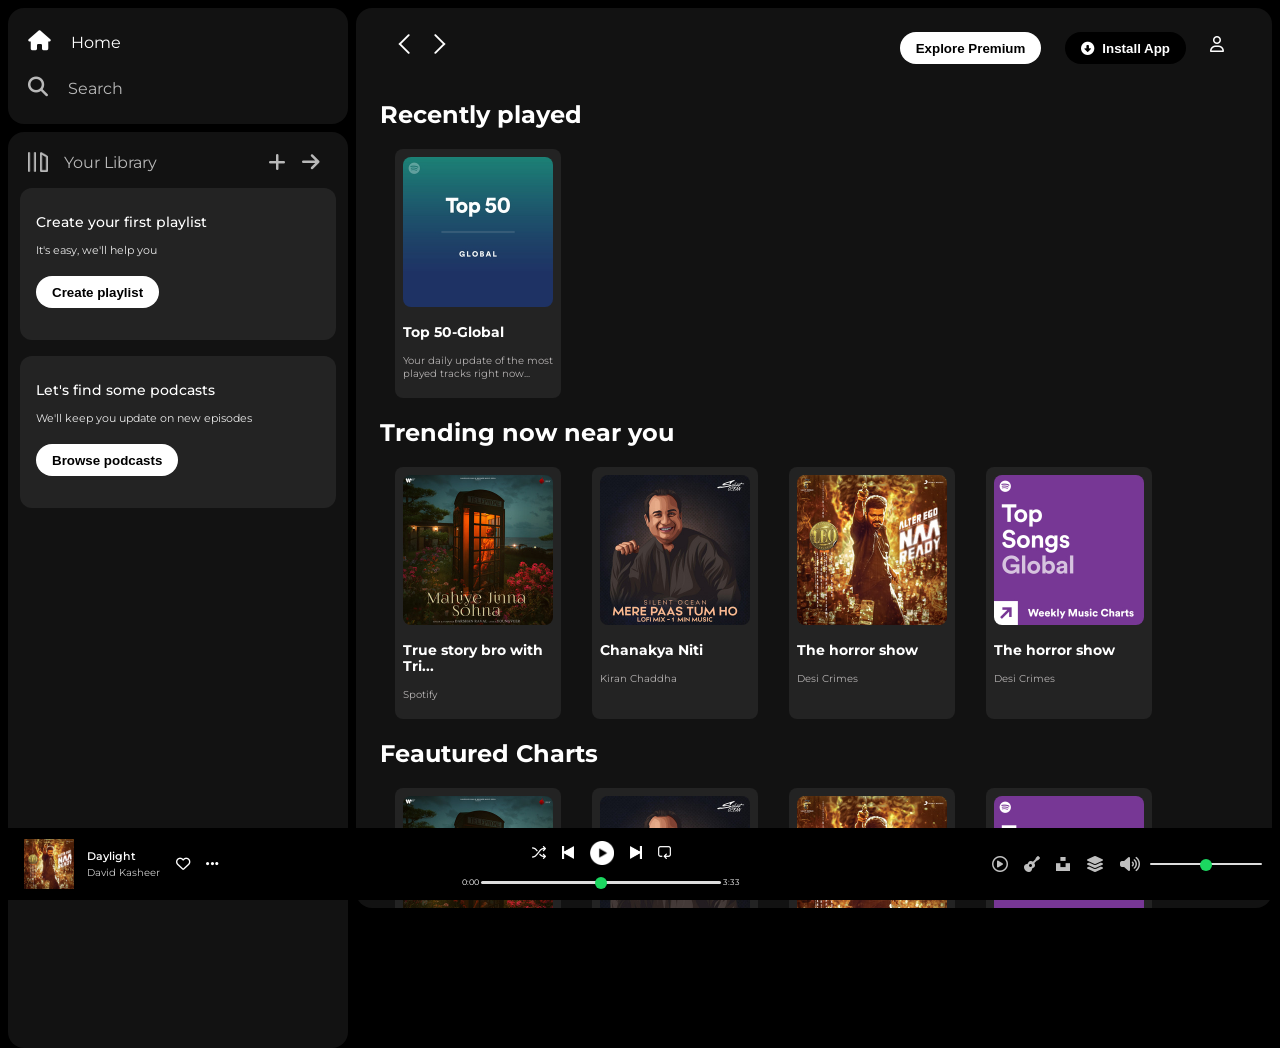
<file: index.html>
<!DOCTYPE html>
<html lang="en">
<head>
   <meta charset="UTF-8">
   <meta name="viewport" content="width=device-width, initial-scale=1.0">
   <meta http-equiv="X-UA-Compatible" content="ie=edge">
   <title>Spotify</title>
   <link rel="preconnect" href="https://fonts.googleapis.com">
<link rel="preconnect" href="https://fonts.gstatic.com" crossorigin>
<link href="https://fonts.googleapis.com/css2?family=Montserrat:ital,wght@0,100..900;1,100..900&family=Roboto:ital,wght@0,100..900;1,100..900&display=swap" rel="stylesheet">
   <link rel="icon" href="assets/logo.png">
   <link rel="stylesheet" href="styles.css"> 
   <link
      rel="stylesheet"
      href="https://cdnjs.cloudflare.com/ajax/libs/font-awesome/6.4.0/css/all.min.css"
    />
   <link rel="icon" href="favicon.ico" type="image/x-icon"> 
</head>
<body>
    <div class="main">
        <div class="sidebar">
            <div class="nav">
                <div class="nav-option" style="opacity:1;" >
                    <i class="fa-solid fa-house"></i>
                    <a  href="#">Home</a>
                </div>
                <div class="nav-option">
                    <i class="fa-solid fa-magnifying-glass"></i>
                    <a href="#">Search</a>
                </div>
            </div>

            <div class="library">
                <div class="options">
                    <div class="lib-options">
                       <img src="assets/library_icon.png" alt="">
                       <a href="#">Your Library</a>  </div>
                    <div class="icons">
                            <i class="fa-solid fa-plus"></i>
                        
                             <i class="fa-solid fa-arrow-right"></i>
                    </div>  
                </div>

                <div class="lib-box">
                    <div class="box">
                        <p class="p1">Create your first playlist </p>
                        <p class="p2">It's easy, we'll help you </p>
                        <button class="badge">Create playlist </button>
                    </div>

                    <div class="box">
                        <p class="p1">Let's find some podcasts </p>
                        <p class="p2">We'll keep you update on new episodes</p>
                        <button class="badge">Browse podcasts </button>
                    </div>

                </div>
            </div>
        </div>
        
        <div class="main-content">
            <div class="sticky">
                <div class="stickynav-icons">
                    <div class="tooltip">
                        <img src="assets/backward_icon.png" alt="">
                        <div class="up">Backward</div>
                    </div>
                    <div class="tooltip">
                        <img class="hide" src="assets/forward_icon.png" alt="">
                        <div class="up">Forward</div>
                    </div> 
                </div>
                <div class="stickynav-options">
                    <button class="badge hide ">Explore Premium </button>
                <button class="badge darkbadge">
                    <i class="fa-solid fa-circle-down"></i>Install App </button>        
                <div class="tooltip">
                        <i class="fa-regular fa-user"></i> 
                        <div class="up">Profile</div>
                    </div>
                </div>   
            </div>

               <h2>Recently played</h2>
            
                <div class="card">
                 <i class="fa-regular fa-heart"></i>   
            <div style="opacity:1;"  class="thumbnail"> <img class="image" src="assets/card1img.jpeg" alt=""></div>
            <div  style="opacity:1;"class="info">
                <div class="heading">
                    <p>Top 50-Global</p></div>
                <div class="detail">
                    <p>Your daily update of the most played tracks right now...</p> </div>
            </div>
        </div>

<h2>Trending now near you</h2>

<div class="container">
    <div class="card">
        <i class="fa-regular fa-heart"></i> 
            <div class="thumbnail"> <img class="image" src="assets/card2img.jpeg" alt="">
            </div>
            <div class="info">
                <div class="heading">
                        <p>True story bro with Tri...</p>
                </div>
                <div class="detail">
                        <p>Spotify</p>
                </div>
            </div>
        </div>

    <!-- third -->
       <div class="card">
        <i class="fa-regular fa-heart"></i> 
            <div class="thumbnail"><img class="image" src="assets/card3img.jpeg" alt=""></div>
            <div class="info">
                <div class="heading">
                        <p>Chanakya Niti</p>
                </div>
                <div class="detail">
                        <p>Kiran Chaddha</p>
                </div>
            </div>
        </div>
        
       <!-- fourth -->
       
       <div class="card">
        <i class="fa-regular fa-heart"></i> 
            <div class="thumbnail">

                    <img class="image" src="assets/card4img.jpeg" alt="">

            </div>
            <div class="info">
                <div class="heading">
<p>The horror show</p>
                </div>
                <div class="detail">
<p>Desi Crimes</p>
                </div>
            </div>

            
        </div>
        <div class="card">
            <i class="fa-regular fa-heart"></i> 
            <div class="thumbnail">
                    <img class="image" src="assets/card5img.jpeg" alt="">
            </div>
            <div class="info">
                <div class="heading">
<p>The horror show</p>
                </div>
                <div class="detail">
<p>Desi Crimes</p>
                </div>
            </div>          
</div>
</div>
<h2>Feautured Charts</h2>
<div class="container">
    <div class="card">
            <div class="thumbnail"> <img class="image" src="assets/card2img.jpeg" alt="">
            </div>
            <div class="info">
                <div class="heading">
                        <p>True story bro with Tri...</p>
                </div>
                <div class="detail">
                        <p>Spotify</p>
                </div>
            </div>
        </div>

    <!-- third -->
       <div class="card">
            <div class="thumbnail"><img class="image" src="assets/card3img.jpeg" alt=""></div>
            <div class="info">
                <div class="heading">
                        <p>Chanakya Niti</p>
                </div>
                <div class="detail">
                        <p>Kiran Chaddha</p>
                </div>
            </div>
        </div>
        
       <!-- fourth -->
       
       <div class="card">
            <div class="thumbnail">

                    <img class="image" src="assets/card4img.jpeg" alt="">

            </div>
            <div class="info">
                <div class="heading">
<p>The horror show</p>
                </div>
                <div class="detail">
<p>Desi Crimes</p>
                </div>
            </div>

            
        </div>
        <div class="card">
            <div class="thumbnail">

                    <img class="image" src="assets/card5img.jpeg" alt="">

            </div>
            <div class="info">
                <div class="heading">
<p>The horror show</p>
                </div>
                <div class="detail">
<p>Desi Crimes</p>
                </div>
            </div>          
</div></div>
<!-- line -->
<div class="footer">
    <div class="line"></div>
</div>
        </div>

        <div class="player">
            <div class="left">
                <img src="assets/card4img.jpeg" alt="">
                <div class="name">
                <P class="p3">Daylight</P>
                <p class="p4">David Kasheer</p></div>
                <div class="tooltip">
                    <i class="fa-regular fa-heart"></i>
                    <div class="down">Like</div>
                </div>
                <div class="tooltip">
                    <i class="fa-solid fa-ellipsis"></i>
                    <div class="down">More</div>
                </div>
            </div>
            <div class="middle">
                <div class="above">
                    <div class="tooltip">
                        <img src="assets/player_icon1.png" alt="">
                        <div class="down">Shuffle</div>
                    </div>
                    <div class="tooltip">
                        <img src="assets/player_icon2.png" alt="">
                        <div class="down">Previous</div>
                    </div>
                    <div class="tooltip" >
                        <img style="height: 1.5rem;" src="assets/player_icon3.png" alt="">
                        <div class="down" style="top:-2.6rem;">Play</div>
                    </div>
                    <div class="tooltip">
                        <img src="assets/player_icon4.png" alt="">
                        <div class="down">Next</div>
                    </div>
                    <div class="tooltip">
                        <img src="assets/player_icon5.png" alt="">
                        <div class="down">Repeat</div>
                    </div>
                </div>
                <div class="below">
                    <span style="font-size: 0.5rem;">0:00</span>
                    <input class="progress" step= "1" type="range">
                    <span style="font-size: 0.5rem;">3:33</span>
                </div>
                
            </div>
            <div class="right">
                <div class="tooltip">
                   <i class="fa-regular fa-circle-play"></i>
                    <div class="down">Your Side</div>
                </div>
                <div class="tooltip">
                    <i class="fa-solid fa-guitar"></i>
                    <div class="down">Playlist</div>
                </div>
                 <div class="tooltip">            
                     <i class="fa-brands fa-unsplash"></i>
                    <div class="down">Save</div>
                </div>   
                <div class="tooltip">
                    <i class="fa-solid fa-layer-group"></i>
                    <div class="down">Library</div>
                </div>    
                        
   <div class="tooltip">
    <i class="fa-solid fa-volume-high"></i>
    <div class="down">Volume</div>
   </div>                    

                        <input class="progress" style="width:7rem;" type="range">
                
            </div>       
    </div>
 </div>   
</body>
</html>
</file>
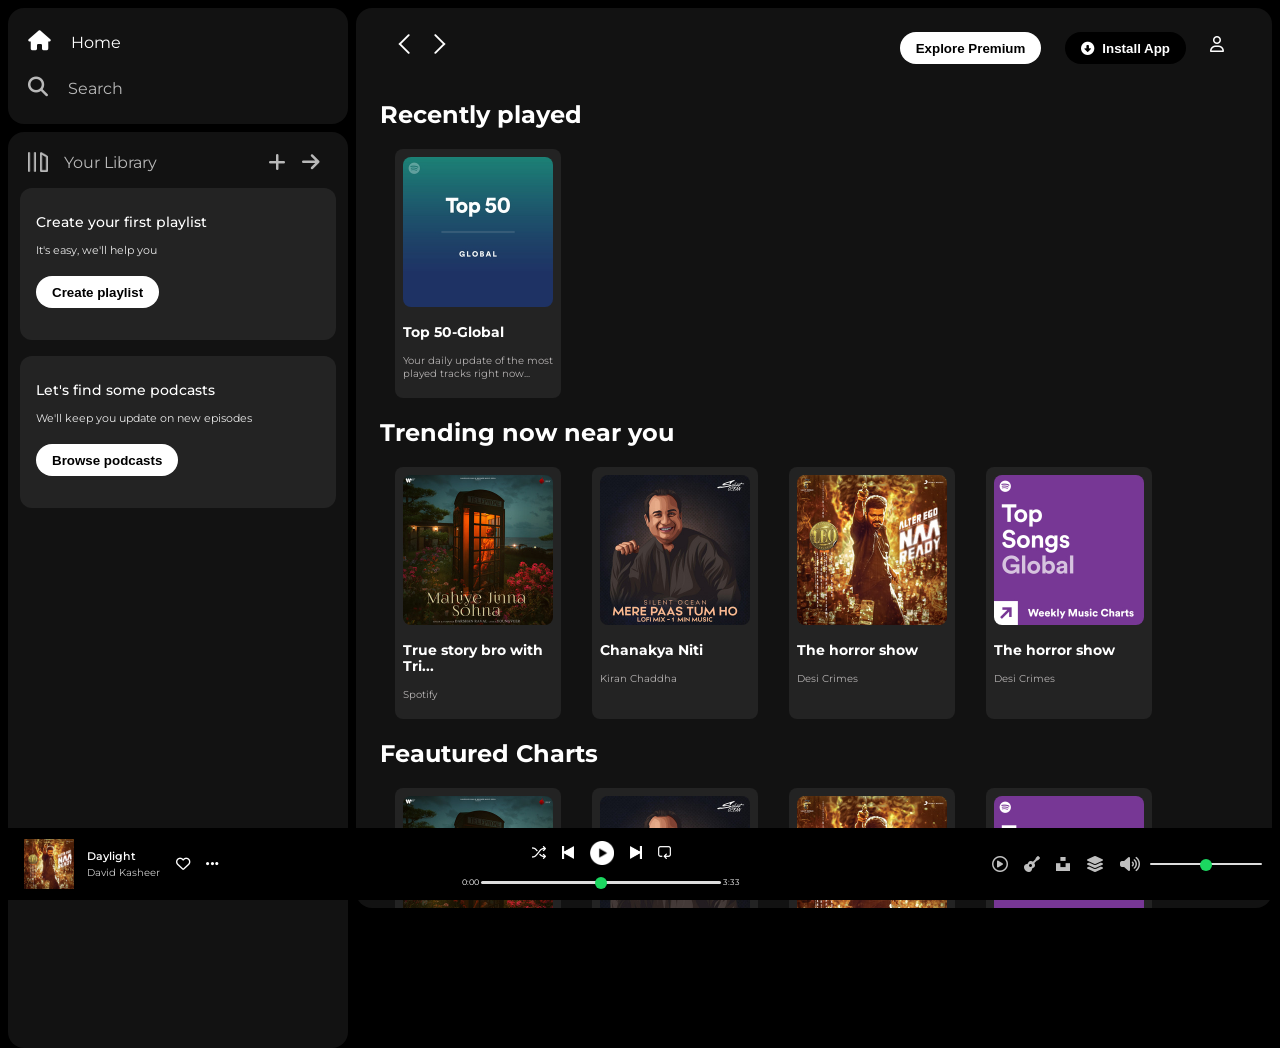
<file: main.html>
<!DOCTYPE html>
<html lang="en">
<head>
   <meta charset="UTF-8">
   <meta name="viewport" content="width=device-width, initial-scale=1.0">
   <meta http-equiv="X-UA-Compatible" content="ie=edge">
   <title>Spotify</title>
   <link rel="preconnect" href="https://fonts.googleapis.com">
<link rel="preconnect" href="https://fonts.gstatic.com" crossorigin>
<link href="https://fonts.googleapis.com/css2?family=Montserrat:ital,wght@0,100..900;1,100..900&family=Roboto:ital,wght@0,100..900;1,100..900&display=swap" rel="stylesheet">
   <link rel="icon" href="assets/logo.png">
   <link rel="stylesheet" href="styles.css"> 
   <link
      rel="stylesheet"
      href="https://cdnjs.cloudflare.com/ajax/libs/font-awesome/6.4.0/css/all.min.css"
    />
   <link rel="icon" href="favicon.ico" type="image/x-icon"> 
</head>
<body>
    <div class="main">
        <div class="sidebar">
            <div class="nav">
                <div class="nav-option" style="opacity:1;" >
                    <i class="fa-solid fa-house"></i>
                    <a  href="#">Home</a>
                </div>
                <div class="nav-option">
                    <i class="fa-solid fa-magnifying-glass"></i>
                    <a href="#">Search</a>
                </div>
            </div>

            <div class="library">
                <div class="options">
                    <div class="lib-options">
                       <img src="assets/library_icon.png" alt="">
                       <a href="#">Your Library</a>  </div>
                    <div class="icons">
                            <i class="fa-solid fa-plus"></i>
                        
                             <i class="fa-solid fa-arrow-right"></i>
                    </div>  
                </div>

                <div class="lib-box">
                    <div class="box">
                        <p class="p1">Create your first playlist </p>
                        <p class="p2">It's easy, we'll help you </p>
                        <button class="badge">Create playlist </button>
                    </div>

                    <div class="box">
                        <p class="p1">Let's find some podcasts </p>
                        <p class="p2">We'll keep you update on new episodes</p>
                        <button class="badge">Browse podcasts </button>
                    </div>

                </div>
            </div>
        </div>
        
        <div class="main-content">
            <div class="sticky">
                <div class="stickynav-icons">
                    <div class="tooltip">
                        <img src="assets/backward_icon.png" alt="">
                        <div class="up">Backward</div>
                    </div>
                    <div class="tooltip">
                        <img class="hide" src="assets/forward_icon.png" alt="">
                        <div class="up">Forward</div>
                    </div> 
                </div>
                <div class="stickynav-options">
                    <button class="badge hide ">Explore Premium </button>
                <button class="badge darkbadge">
                    <i class="fa-solid fa-circle-down"></i>Install App </button>        
                <div class="tooltip">
                        <i class="fa-regular fa-user"></i> 
                        <div class="up">Profile</div>
                    </div>
                </div>   
            </div>

               <h2>Recently played</h2>
            
                <div class="card">
                 <i class="fa-regular fa-heart"></i>   
            <div style="opacity:1;"  class="thumbnail"> <img class="image" src="assets/card1img.jpeg" alt=""></div>
            <div  style="opacity:1;"class="info">
                <div class="heading">
                    <p>Top 50-Global</p></div>
                <div class="detail">
                    <p>Your daily update of the most played tracks right now...</p> </div>
            </div>
        </div>

<h2>Trending now near you</h2>

<div class="container">
    <div class="card">
        <i class="fa-regular fa-heart"></i> 
            <div class="thumbnail"> <img class="image" src="assets/card2img.jpeg" alt="">
            </div>
            <div class="info">
                <div class="heading">
                        <p>True story bro with Tri...</p>
                </div>
                <div class="detail">
                        <p>Spotify</p>
                </div>
            </div>
        </div>

    <!-- third -->
       <div class="card">
        <i class="fa-regular fa-heart"></i> 
            <div class="thumbnail"><img class="image" src="assets/card3img.jpeg" alt=""></div>
            <div class="info">
                <div class="heading">
                        <p>Chanakya Niti</p>
                </div>
                <div class="detail">
                        <p>Kiran Chaddha</p>
                </div>
            </div>
        </div>
        
       <!-- fourth -->
       
       <div class="card">
        <i class="fa-regular fa-heart"></i> 
            <div class="thumbnail">

                    <img class="image" src="assets/card4img.jpeg" alt="">

            </div>
            <div class="info">
                <div class="heading">
<p>The horror show</p>
                </div>
                <div class="detail">
<p>Desi Crimes</p>
                </div>
            </div>

            
        </div>
        <div class="card">
            <i class="fa-regular fa-heart"></i> 
            <div class="thumbnail">
                    <img class="image" src="assets/card5img.jpeg" alt="">
            </div>
            <div class="info">
                <div class="heading">
<p>The horror show</p>
                </div>
                <div class="detail">
<p>Desi Crimes</p>
                </div>
            </div>          
</div>
</div>
<h2>Feautured Charts</h2>
<div class="container">
    <div class="card">
            <div class="thumbnail"> <img class="image" src="assets/card2img.jpeg" alt="">
            </div>
            <div class="info">
                <div class="heading">
                        <p>True story bro with Tri...</p>
                </div>
                <div class="detail">
                        <p>Spotify</p>
                </div>
            </div>
        </div>

    <!-- third -->
       <div class="card">
            <div class="thumbnail"><img class="image" src="assets/card3img.jpeg" alt=""></div>
            <div class="info">
                <div class="heading">
                        <p>Chanakya Niti</p>
                </div>
                <div class="detail">
                        <p>Kiran Chaddha</p>
                </div>
            </div>
        </div>
        
       <!-- fourth -->
       
       <div class="card">
            <div class="thumbnail">

                    <img class="image" src="assets/card4img.jpeg" alt="">

            </div>
            <div class="info">
                <div class="heading">
<p>The horror show</p>
                </div>
                <div class="detail">
<p>Desi Crimes</p>
                </div>
            </div>

            
        </div>
        <div class="card">
            <div class="thumbnail">

                    <img class="image" src="assets/card5img.jpeg" alt="">

            </div>
            <div class="info">
                <div class="heading">
<p>The horror show</p>
                </div>
                <div class="detail">
<p>Desi Crimes</p>
                </div>
            </div>          
</div></div>
<!-- line -->
<div class="footer">
    <div class="line"></div>
</div>
        </div>

        <div class="player">
            <div class="left">
                <img src="assets/card4img.jpeg" alt="">
                <div class="name">
                <P class="p3">Daylight</P>
                <p class="p4">David Kasheer</p></div>
                <div class="tooltip">
                    <i class="fa-regular fa-heart"></i>
                    <div class="down">Like</div>
                </div>
                <div class="tooltip">
                    <i class="fa-solid fa-ellipsis"></i>
                    <div class="down">More</div>
                </div>
            </div>
            <div class="middle">
                <div class="above">
                    <div class="tooltip">
                        <img src="assets/player_icon1.png" alt="">
                        <div class="down">Shuffle</div>
                    </div>
                    <div class="tooltip">
                        <img src="assets/player_icon2.png" alt="">
                        <div class="down">Previous</div>
                    </div>
                    <div class="tooltip" >
                        <img style="height: 1.5rem;" src="assets/player_icon3.png" alt="">
                        <div class="down" style="top:-2.6rem;">Play</div>
                    </div>
                    <div class="tooltip">
                        <img src="assets/player_icon4.png" alt="">
                        <div class="down">Next</div>
                    </div>
                    <div class="tooltip">
                        <img src="assets/player_icon5.png" alt="">
                        <div class="down">Repeat</div>
                    </div>
                </div>
                <div class="below">
                    <span style="font-size: 0.5rem;">0:00</span>
                    <input class="progress" step= "1" type="range">
                    <span style="font-size: 0.5rem;">3:33</span>
                </div>
                
            </div>
            <div class="right">
                <div class="tooltip">
                   <i class="fa-regular fa-circle-play"></i>
                    <div class="down">Your Side</div>
                </div>
                <div class="tooltip">
                    <i class="fa-solid fa-guitar"></i>
                    <div class="down">Playlist</div>
                </div>
                 <div class="tooltip">            
                     <i class="fa-brands fa-unsplash"></i>
                    <div class="down">Save</div>
                </div>   
                <div class="tooltip">
                    <i class="fa-solid fa-layer-group"></i>
                    <div class="down">Library</div>
                </div>    
                        
   <div class="tooltip">
    <i class="fa-solid fa-volume-high"></i>
    <div class="down">Volume</div>
   </div>                    

                        <input class="progress" style="width:7rem;" type="range">
                
            </div>       
    </div>
 </div>   
</body>
</html>
</file>
<file: styles.css>
body{
    margin:0.5rem;
    color: white;
    font-family:"Montserrat", sans-serif;
    background-color: black;
    overflow: hidden;
}
.main{
    display:flex;height:100vh; 
}
.sidebar{
    width:340px;background-color: black;
    margin-right: 0.5rem;;
    border-radius: 1rem;
}
.main-content{
    flex:1;background-color: #121212;
    border-radius: 1rem;
    overflow:auto;
    padding:0 1.5rem 0 1.5rem;
}

.nav-option a{
    font-size:1rem;
    color:white;
    text-decoration: none;  
    margin-left:1rem; 
}
.nav-option{
    line-height:2.5rem;
    opacity:0.7;
    margin-left: 0.5rem;
}
.nav-option i{
    font-size:1.25rem;
}
.nav-option:hover{
    cursor: pointer;
    opacity:1;
}
.nav{
    display:flex;
    flex-direction: column;
    justify-content:space-evenly;
    background-color: #121212;
    border-radius: 1rem;
    height:100px;
    padding:0.5rem 0.75rem;
    
}
.library{
background-color: #121212;
border-radius: 1rem;
height:100%;
margin-top:0.5rem;
padding:0.5rem 0.75rem;
}
.options{
    padding-top: 0.75rem;
    display:flex;
    align-items: center;
    justify-content: space-between;
    margin-left: 0.5rem;}
    
.lib-options{
    display:flex;
    align-items: center;
     opacity:0.7;
}
     
.lib-options a{
    font-size:1rem;
    color:white;
    text-decoration: none;  
    margin-left:1rem; 
}
.lib-options img{
    height:1.25rem;
   
}
.icons{
font-size: 1.25rem;
    display: flex;
}
.icons i{
    opacity:0.7;
    margin-right: 1rem;
}
.lib-options:hover{
    opacity: 1;
}
.icons i:hover{
    opacity:1;
}
.box{
    height:8rem;
    /* display:flex;
    flex-direction: column;
    line-height: 2rem; */
    background-color: #232323;
    border-radius: 0.75rem;
    margin:1rem 0 0.5rem 0;
    padding:0.75rem 1rem;
}
.p1{
    font-weight: 500;
    font-size: 0.85rem;
}
.p2{
    font-size:0.7rem;
    opacity:0.9;
}
.badge{
    height:2rem;
    background-color: white;
    border:none;
    border-radius: 1rem;
    padding:0.25rem 1rem;
    font-weight: 600;
    margin-top: 0.5rem;
    width:fit-content;
}
.darkbadge{
    background-color: black;
    color: white;
}
.sticky{
    position: sticky;
    background-color: #121212;
    top:0;
    display: flex;
    justify-content: space-between;
    align-items: center;
    padding:1rem 0 1rem 0;
    z-index: 100;
}
.stickynav-icons{
    display:flex;
    margin-left: 0.75rem;
    
}
.stickynav-icons img{
    height:1.5rem;
    margin-right:0.75rem;
}
.stickynav-options{
    display: flex;
   align-items: center;
   justify-content: center;
   margin-right:1.5rem;
}
.stickynav-options button{
    margin-right:1.5rem;
}
.stickynav-options button i{
    margin-right: 0.5rem;
}
@media(max-width:1000px){
    .hide{
display:none;
    }
}

.container{ 

    display:flex;
    flex-wrap:wrap;
    gap:1rem;
    /* making page responsive */
}
.card{
    display:flex;
    flex-direction: column;
    margin-left:15px;
    width:150px;
    background-color: #232323;
    border-radius:  0.5rem;
    padding:0.5rem;
    position: relative;
    
}

.card i{
    position: absolute;
    top:8rem;
    right:1rem;
    bottom:0.3rem;
    font-size:1.5rem;
    opacity:0;
}

.card:hover{
    background-color: #313131;
    cursor: pointer;
    transform: scaleX(1.01);
    transition: transform 0.01s;

}
.card:hover i{
    opacity:1;
}
.image{
    width:100%;
    border-radius:  0.5rem;
}
.heading{
    font-weight:700 ;
    font-size: 0.85rem;
}
.detail{
    font-size:0.63rem;
color: rgb(181, 178, 178);}
.footer{
    height: 300px;
    display: flex;
    align-items: center;
}
.line{
    width:90%;
    height:50%;
    border-top: 1px solid white;
    opacity:0.4;
}
/* PLAYER */

.player{
    position:fixed;background-color:black;
    bottom:0;
    right:0;left:0;
    height:72px;
    display: flex;
    align-items: center;
    justify-content: space-between;}
   
.left{
    display: flex;
    align-items: center;
}     

.left img{
    height:50px;
    margin:0 0.8rem 0 1.5rem;
}
.p3{
    font-size: 0.7rem;
    font-weight: 550;  
}
.p4{
    font-size:0.6rem ;
    opacity:0.8
}
.name{
    line-height: 0.4rem;
}
.left i{
    font-size: 0.9rem;
    margin-left:1rem;
}

.middle{
    display: flex;
    flex-direction: column;
}
.above{
    display: flex;
    align-items: center;
    justify-content: center;
   
}
.above img,.right img{
    height:0.8rem;
    margin-right: 0.5rem;
    margin-left:0.5rem
}
.below{
    display: flex;
    padding-top: 0.8rem;
}

.right{
    display: flex;
    align-items: center;
    justify-content: center;
    padding-right: 1rem;
}
.down{
    position: absolute;
    font-size: 0.6rem;
    background-color: #313131;
    padding:0.5rem 0.8rem;
    opacity:0;
     top:-3rem;
     border:none;
     border-radius: 3px;
}
.tooltip:hover .down{
    opacity:0.8;
}
.up{
    position: absolute;
    font-size: 0.6rem;
    background-color: #313131;
    padding:0.5rem 0.5rem;
    opacity:0;
    left:-1rem;
    top:1.8rem;
     border:none;
     border-radius: 3px;
}
.tooltip:hover .up{
    opacity:0.8;
}
.tooltip{
    display: flex;
    align-items: center;
    justify-content: center;
    position: relative;
}
.progress{
    height:0.2rem; 
    width:15rem; 
    align-self: center; 
    appearance:none ;
    background-color: transparent;
    cursor: pointer;
}
.progress::-webkit-slider-runnable-track{
    background-color: #ddd;
    border-radius: 100px;
    height:0.15rem;
  
}
.progress::-webkit-slider-thumb{
    appearance: none;
    height:0.75rem;
    width:0.75rem;
    background-color: #1bd760 ;
    border-radius: 100%;
    margin-top: -4px;
}
.right i{
    font-size: 1rem;
    margin-right: 0.5rem;
    margin-left:0.5rem;
    opacity:  0.75;
}
.right .down{
     top:-3.5rem;

}
</file>
